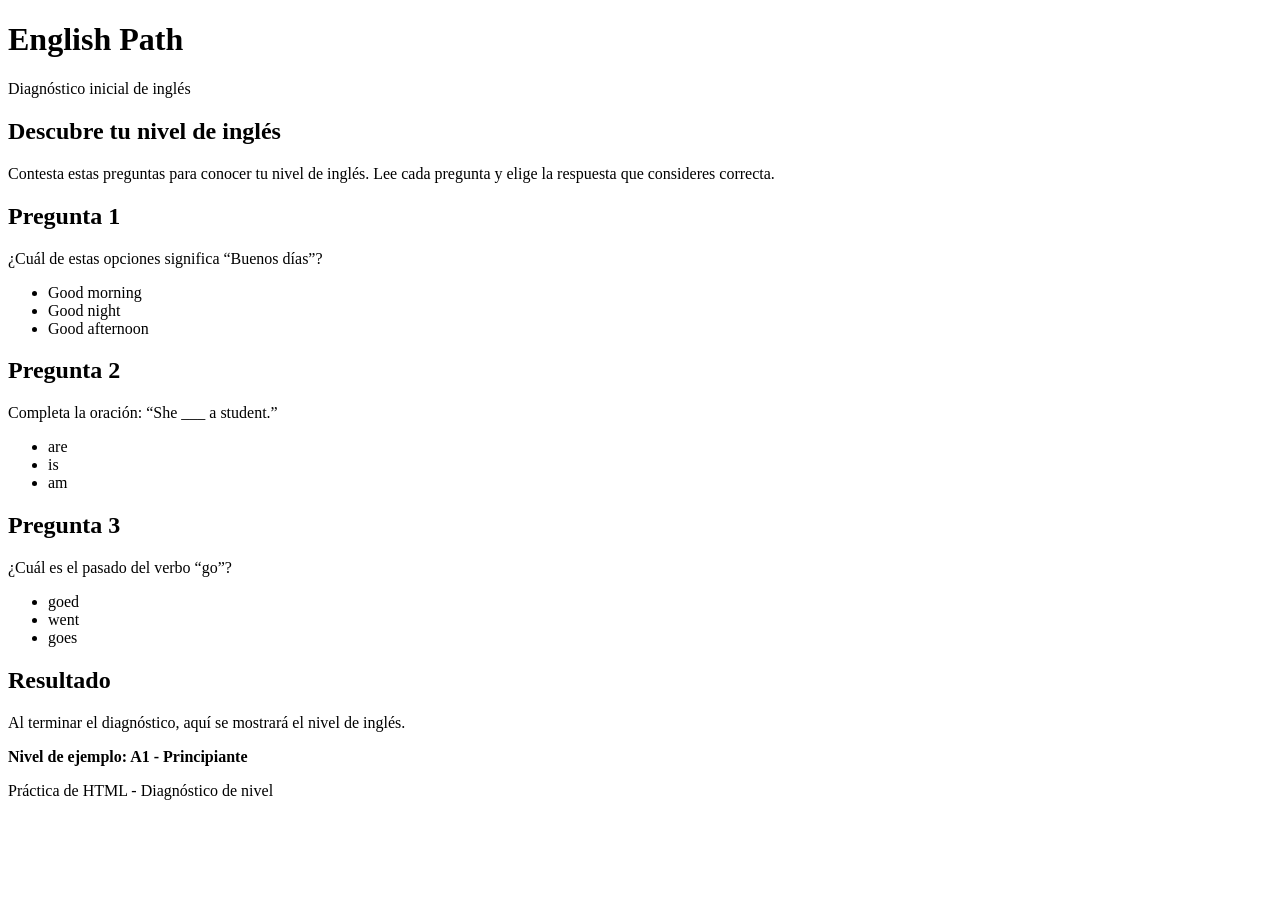
<file: Index.html>
<!DOCTYPE html>
<html lang="es">
<head>
    <meta charset="UTF-8">
    <meta name="viewport" content="width=device-width, initial-scale=1.0">
    <title>Diagnóstico de nivel de inglés</title>
</head>
<body>
    <header>
        <h1>English Path</h1>
        <p>Diagnóstico inicial de inglés</p>
    </header>

    <main>
        <section>
            <h2>Descubre tu nivel de inglés</h2>
            <p>
                Contesta estas preguntas para conocer tu nivel de inglés.
                Lee cada pregunta y elige la respuesta que consideres correcta.
            </p>
        </section>

        <section>
            <h2>Pregunta 1</h2>
            <p>¿Cuál de estas opciones significa “Buenos días”?</p>
            <ul>
                <li>Good morning</li>
                <li>Good night</li>
                <li>Good afternoon</li>
            </ul>
        </section>

        <section>
            <h2>Pregunta 2</h2>
            <p>Completa la oración: “She ___ a student.”</p>
            <ul>
                <li>are</li>
                <li>is</li>
                <li>am</li>
            </ul>
        </section>

        <section>
            <h2>Pregunta 3</h2>
            <p>¿Cuál es el pasado del verbo “go”?</p>
            <ul>
                <li>goed</li>
                <li>went</li>
                <li>goes</li>
            </ul>
        </section>

        <section>
            <h2>Resultado</h2>
            <p>Al terminar el diagnóstico, aquí se mostrará el nivel de inglés.</p>
            <p><strong>Nivel de ejemplo: A1 - Principiante</strong></p>
        </section>
    </main>

    <footer>
        <p>Práctica de HTML - Diagnóstico de nivel</p>
    </footer>
</body>
</html>
</file>
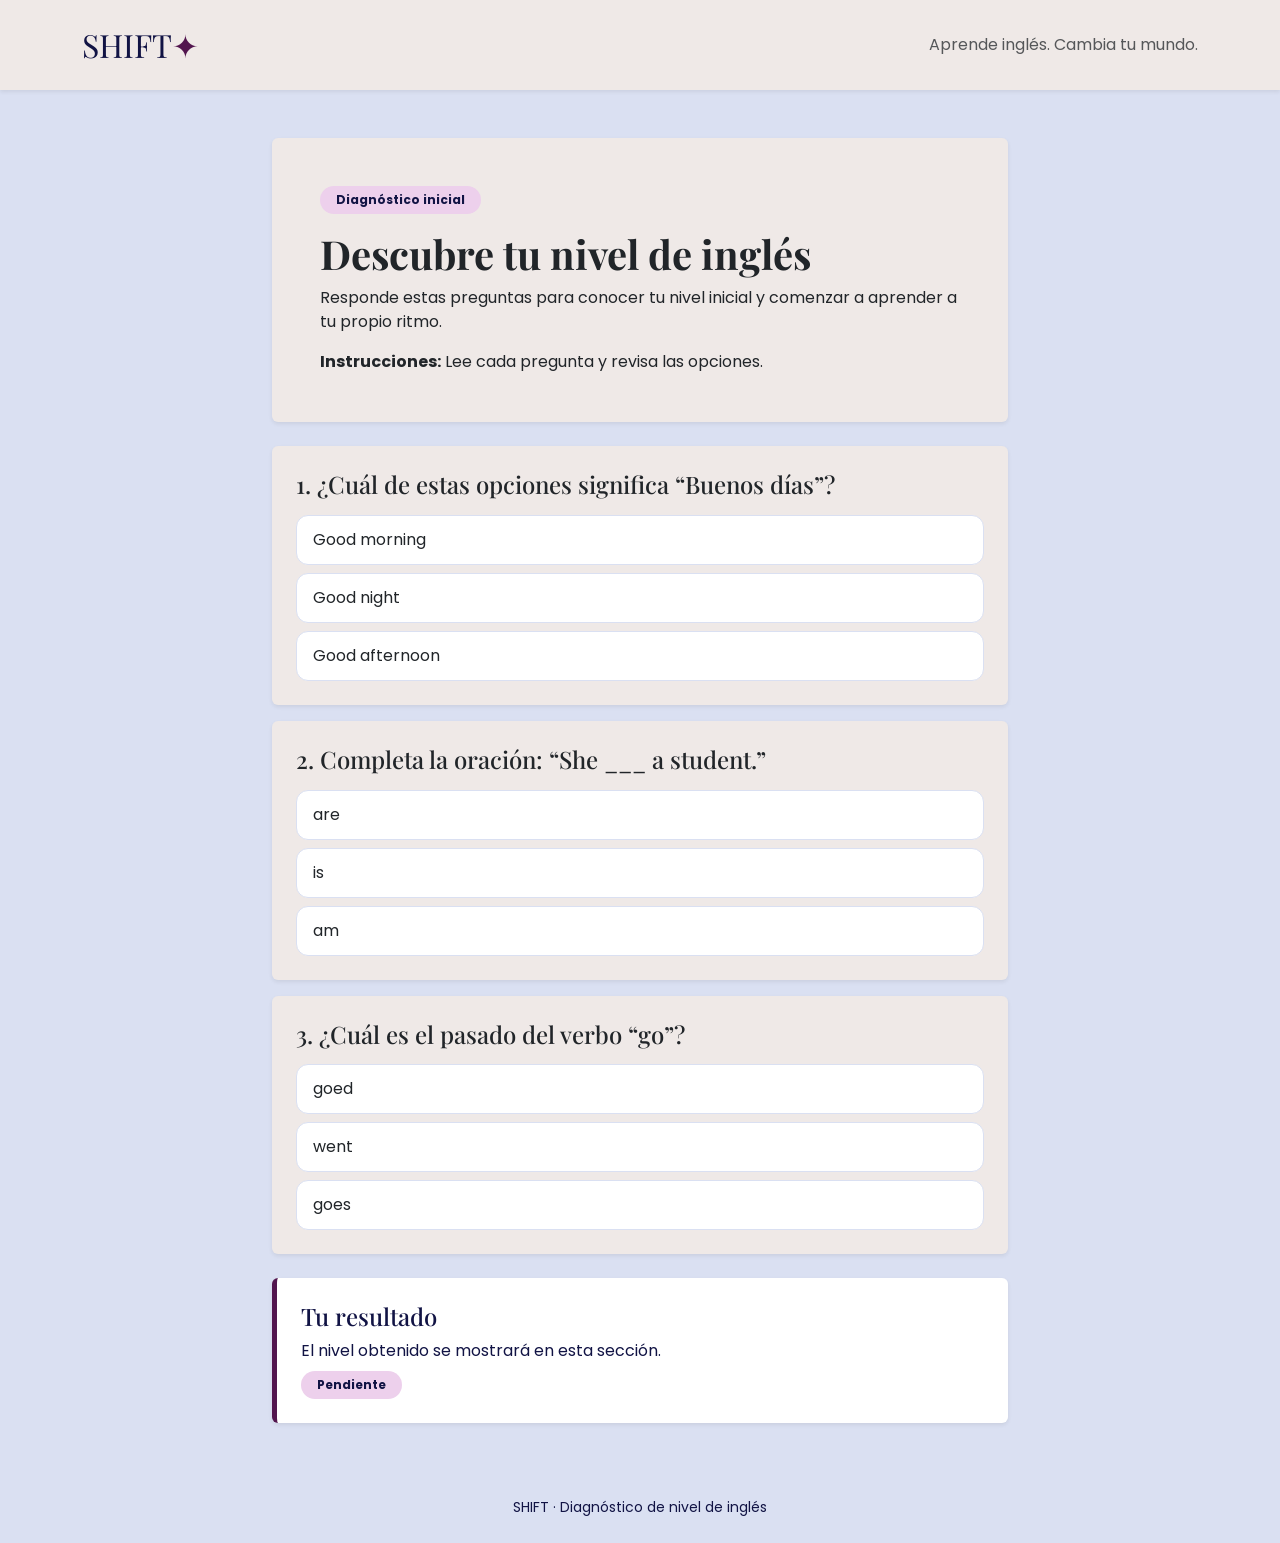
<file: Practica-02/index.html>
<!DOCTYPE html>
<html lang="es">
<head>
    <meta charset="UTF-8">
    <meta name="viewport" content="width=device-width, initial-scale=1">
    <title>Diagnóstico de inglés | SHIFT</title>

    <!-- Tipografías de la guía visual de SHIFT -->
    <link rel="preconnect" href="https://fonts.googleapis.com">
    <link rel="preconnect" href="https://fonts.gstatic.com" crossorigin>
    <link href="https://fonts.googleapis.com/css2?family=Playfair+Display:wght@600;700&family=Poppins:wght@400;500;600;700&display=swap" rel="stylesheet">

    <!-- Bootstrap 5 -->
    <link href="https://cdn.jsdelivr.net/npm/bootstrap@5.0.2/dist/css/bootstrap.min.css"
          rel="stylesheet"
          integrity="sha384-EVSTQN3/azprG1Anm3QDgpJLIm9Nao0Yz1ztcQTwFspd3yD65VohhpuuCOmLASjC"
          crossorigin="anonymous">

    <!-- Estilos propios de la página -->
    <link rel="stylesheet" href="Style.css">
</head>
<body>
    <header>
        <nav class="navbar navbar-expand-lg shadow-sm">
            <div class="container py-2">
                <a class="navbar-brand brand-name fs-2" href="#inicio">SHIFT<span class="accent-color">✦</span></a>
                <span class="d-none d-sm-inline text-muted">Aprende inglés. Cambia tu mundo.</span>
            </div>
        </nav>
    </header>

    <main class="container py-4 py-md-5" id="inicio">
        <div class="row justify-content-center">
            <div class="col-12 col-lg-8">
                <section class="card border-0 shadow-sm mb-4">
                    <div class="card-body p-4 p-md-5">
                        <span class="badge rounded-pill level-badge px-3 py-2 mb-3">Diagnóstico inicial</span>
                        <h1 class="display-6 fw-bold">Descubre tu nivel de inglés</h1>
                        <p class="mb-3">
                            Responde estas preguntas para conocer tu nivel inicial y comenzar
                            a aprender a tu propio ritmo.
                        </p>
                        <p class="mb-0"><strong>Instrucciones:</strong> Lee cada pregunta y revisa las opciones.</p>
                    </div>
                </section>

                <section class="card border-0 shadow-sm mb-3">
                    <div class="card-body p-4">
                        <h2 class="h4 mb-3">1. ¿Cuál de estas opciones significa “Buenos días”?</h2>
                        <ul class="list-unstyled mb-0">
                            <li class="question-option">Good morning</li>
                            <li class="question-option">Good night</li>
                            <li class="question-option mb-0">Good afternoon</li>
                        </ul>
                    </div>
                </section>

                <section class="card border-0 shadow-sm mb-3">
                    <div class="card-body p-4">
                        <h2 class="h4 mb-3">2. Completa la oración: “She ___ a student.”</h2>
                        <ul class="list-unstyled mb-0">
                            <li class="question-option">are</li>
                            <li class="question-option">is</li>
                            <li class="question-option mb-0">am</li>
                        </ul>
                    </div>
                </section>

                <section class="card border-0 shadow-sm mb-4">
                    <div class="card-body p-4">
                        <h2 class="h4 mb-3">3. ¿Cuál es el pasado del verbo “go”?</h2>
                        <ul class="list-unstyled mb-0">
                            <li class="question-option">goed</li>
                            <li class="question-option">went</li>
                            <li class="question-option mb-0">goes</li>
                        </ul>
                    </div>
                </section>

                <section class="result-box rounded shadow-sm p-4" aria-labelledby="resultado">
                    <h2 class="h4" id="resultado">Tu resultado</h2>
                    <p class="mb-2">El nivel obtenido se mostrará en esta sección.</p>
                    <span class="badge rounded-pill level-badge px-3 py-2">Pendiente</span>
                </section>
            </div>
        </div>
    </main>

    <footer class="container text-center py-4">
        <small>SHIFT · Diagnóstico de nivel de inglés</small>
    </footer>
</body>
</html>
</file>
<file: Practica-02/Style.css>
/* Colores principales de la identidad visual SHIFT */
:root {
    --color-primario: #111344;
    --color-secundario: #52154E;
    --color-fondo: #DAE0F2;
    --color-superficie: #EFE9E7;
    --color-acento: #EDD0EC;
}

body {
    background-color: var(--color-fondo);
    color: var(--color-primario);
    font-family: 'Poppins', sans-serif;
}

h1,
h2,
h3,
.brand-name {
    font-family: 'Playfair Display', serif;
}

.navbar,
.card {
    background-color: var(--color-superficie);
}

.brand-name {
    color: var(--color-primario);
}

.accent-color {
    color: var(--color-secundario);
}

.question-option {
    background-color: #ffffff;
    border: 1px solid var(--color-fondo);
    border-radius: 0.75rem;
    margin-bottom: 0.5rem;
    padding: 0.75rem 1rem;
}

.level-badge {
    background-color: var(--color-acento);
    color: var(--color-primario);
}

.result-box {
    background-color: #ffffff;
    border-left: 5px solid var(--color-secundario);
}

footer {
    color: var(--color-primario);
}
</file>
